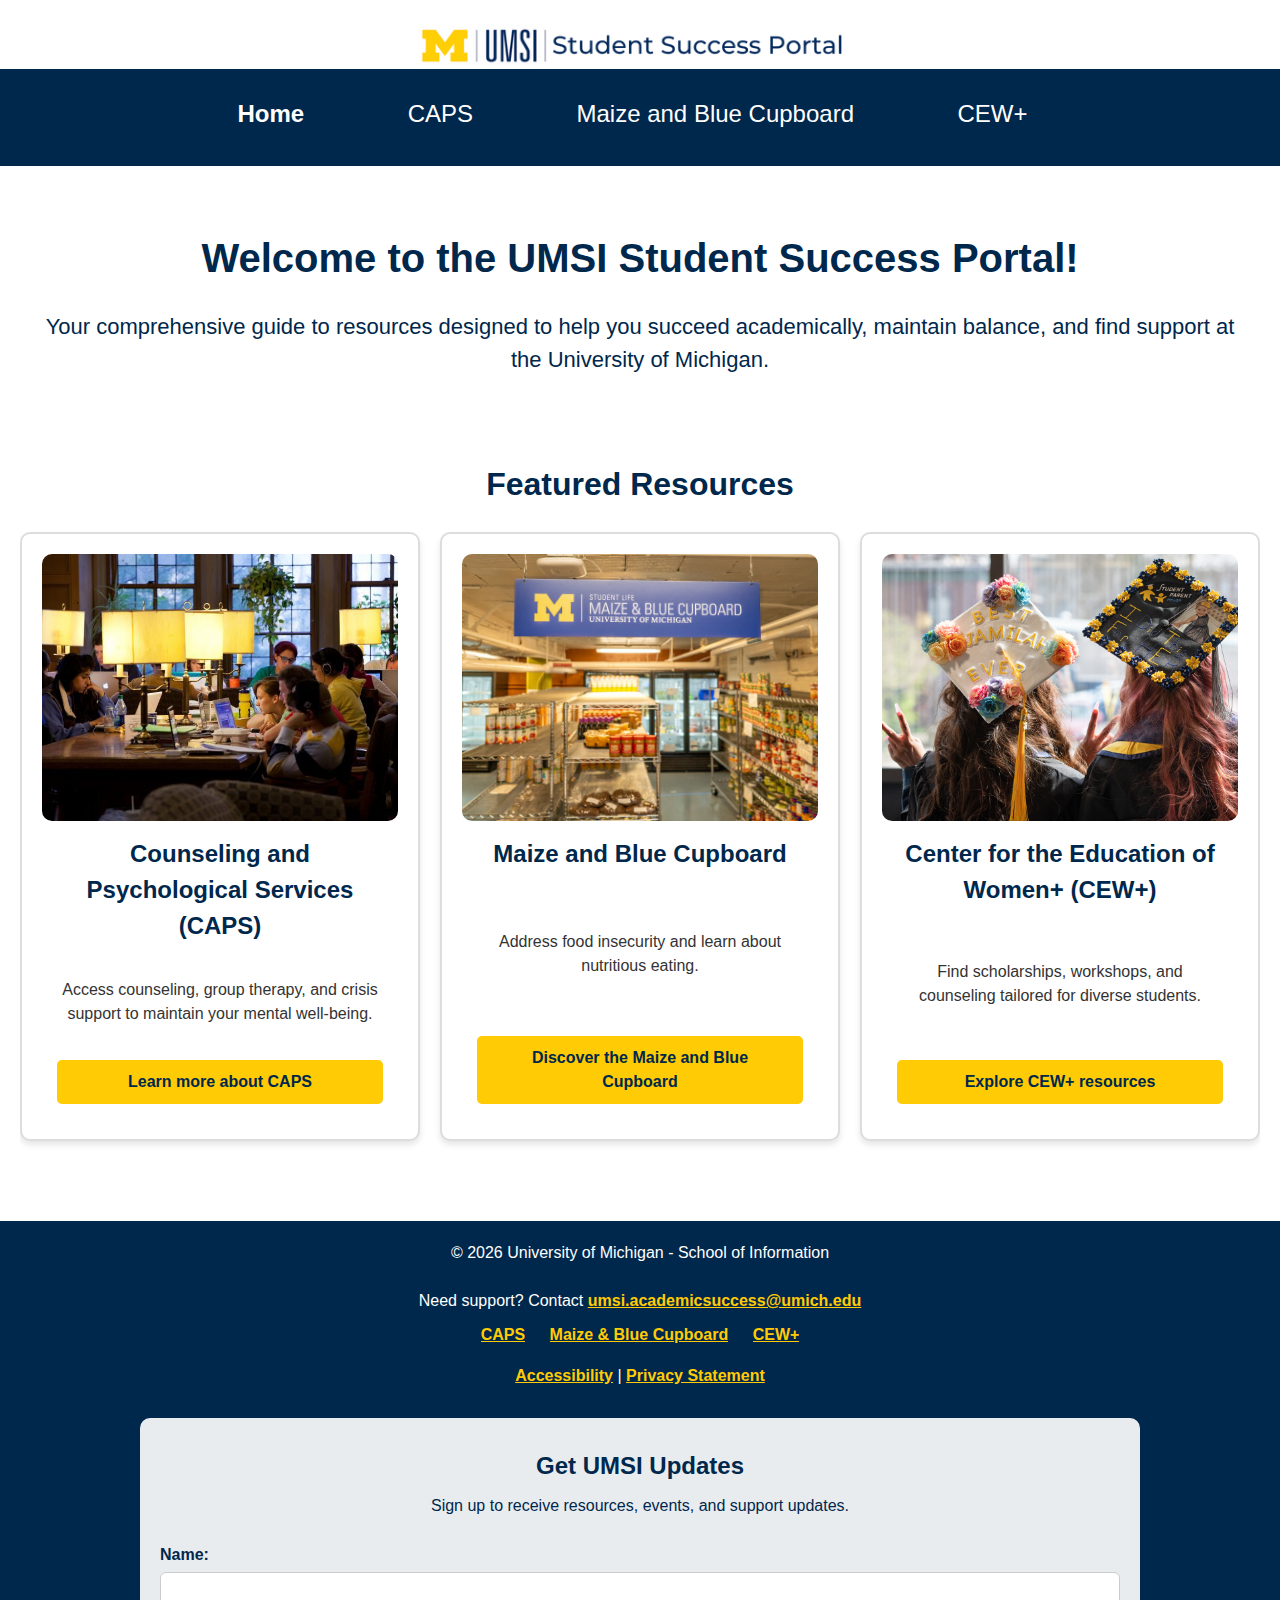
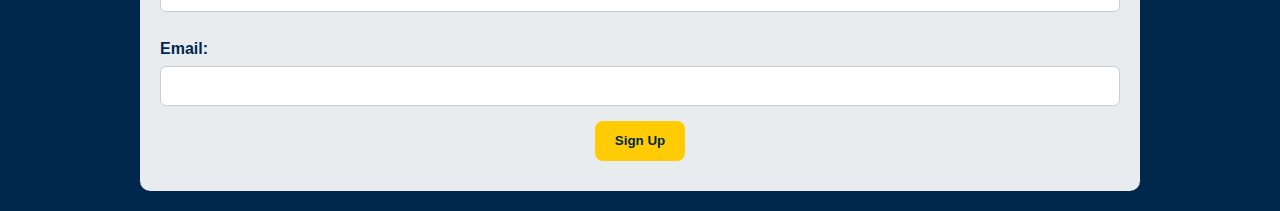
<file: index.html>
<!DOCTYPE html>
<html lang="en">
<head>
    <meta charset="UTF-8">
    <meta name="viewport" content="width=device-width, initial-scale=1.0">
    <meta name="description" content="UMSI Student Success Portal: Your comprehensive guide to resources designed to help you succeed academically, maintain balance, and find support at the University of Michigan.">
    <title>Welcome to the UMSI Student Success Portal!</title>
    <link rel="stylesheet" type="text/css" href="css/html5reset.css">
    <link rel="stylesheet" type="text/css" href="css/style.css">
</head>

<body>
    <header id="header" class="header">
        <a href = "#main" class="skip">Skip to Main Content</a>
        <br>
        <img src="images/ssp-logo.png" alt="UMSI Logo" class="logo">
        <nav class="header-nav" aria-label="Main Navigation">
            <ul>
                <li class="active"><a href = "index.html">Home</a></li>
                <li><a href = "caps.html">CAPS</a></li>
                <li><a href = "maize_and_blue.html">Maize and Blue Cupboard</a></li>
                <li><a href = "cew+.html">CEW+</a></li>
            </ul>
        </nav>
    </header>

    <main id="main">
        <section class="hero">
            <!-- <img src="images/student_backpack.jpg" alt="Student wearing a gray UMSI backback" width="400"> -->
            <div class="hero-text">
            <h1>Welcome to the UMSI Student Success Portal!</h1>
            <p>Your comprehensive guide to resources designed to help you succeed academically, maintain balance, and find support at the University of Michigan.</p>
            </div>
        </section>

        <br>

        <!-- Featured Resources Section -->

        <section class="featured-resources">
            <h2>Featured Resources</h2>
            <br>
            <div class="resource-grid">

                <article class="resource-card">
                    <img src="images/students_studying.jpeg" alt="Students studying in a great hall">
                    <div class="resource-content">
                        <h3>Counseling and Psychological Services (CAPS)</h3>
                        <br>
                        <p>Access counseling, group therapy, and crisis support to maintain your mental well-being.</p>
                        <br>
                        <a href="caps.html" class="learn-more">Learn more about CAPS</a>
                    </div>
                </article>

                <article class="resource-card">
                    <img src="images/mab.jpg" alt="Interior of Maize and Blue Cupboard"> 
                    <div class="resource-content">
                        <h3>Maize and Blue Cupboard</h3>
                        <br>
                        <p>Address food insecurity and learn about nutritious eating.</p>
                        <br>
                        <a href="maize_and_blue.html" class="learn-more"> Discover the Maize and Blue Cupboard</a>
                    </div>
                </article>

                <article class="resource-card">
                    <img src="images/cew+.png" alt="Two students wearing graduation caps">
                    <div class="resource-content">
                        <h3>Center for the Education of Women+ (CEW+)</h3>
                        <br>
                        <p>Find scholarships, workshops, and counseling tailored for diverse students.</p>
                        <br>
                        <a href="cew+.html" class="learn-more">Explore CEW+ resources</a>
                    </div>
                </article>
            </div>
            </section>

            <!-- <section>
                <img src="images/liberty_mural.jpg" alt="a mural in Downtown Ann Arbor" width="300">
                <h2> Life Outside the Classroom</h2>
                <p>Balance your academic life with engaging extracurricular activities, community involvement, and personal development opportunities.</p>

            <ul>
                <li><strong>Student Organizations:</strong> Connect with peers through clubs and organizations.</li>
                <li><strong>Career Services:</strong> Prepare for your future with expert guidance.</li>
                <li><strong>Housing and Dining:</strong> Access comfortable living and dining options.</li>
            </ul>
        </section> -->
    </main>
          
    <footer>
        <div class="footer-container">
            <p>&copy;  <span id="year"></span> University of Michigan - School of Information</p>
          <br>
          <p>Need support? Contact <a href="mailto:umsi.academicsuccess@umich.edu">umsi.academicsuccess@umich.edu</a></p>
          
          <nav id="footer-nav" class="footer-nav" aria-label="Footer Navigation">
              <a href="caps.html">CAPS</a>
              <a href="maize_and_blue.html">Maize & Blue Cupboard</a>
              <a href="cew+.html">CEW+</a>
          </nav>

          <p>
              <a href="https://accessibility.umich.edu/">Accessibility</a> |
              <a href="https://www.si.umich.edu/privacy-statement">Privacy Statement</a>
          </p>

          <!-- Challenge: Sign Up Form -->
          <section class="signup-form">
            <h3>Get UMSI Updates</h3>
            <p>Sign up to receive resources, events, and support updates.</p>

             <!-- Adding in the form elements -->
            <!-- Code adapted from Week 10 Lecture Slides -->
            <form action="https://formspree.io/f/mvgkvaav" method = "post">
                <fieldset> 
                    <label for="name">Name:</label>
                    <input type="text" id = "name" name="name" required><br>
                    <label for="email">Email:</label>
                    <input type="text" id = "email" name="email" required>
                    <br>
                    <button type="submit">Sign Up</button>
                </fieldset>
            </form> 
            
          </section>
        </div>
    </footer>

    <script>
        document.getElementById("year").innerHTML = new Date().getFullYear();
    </script>

</body>
</html>
</file>
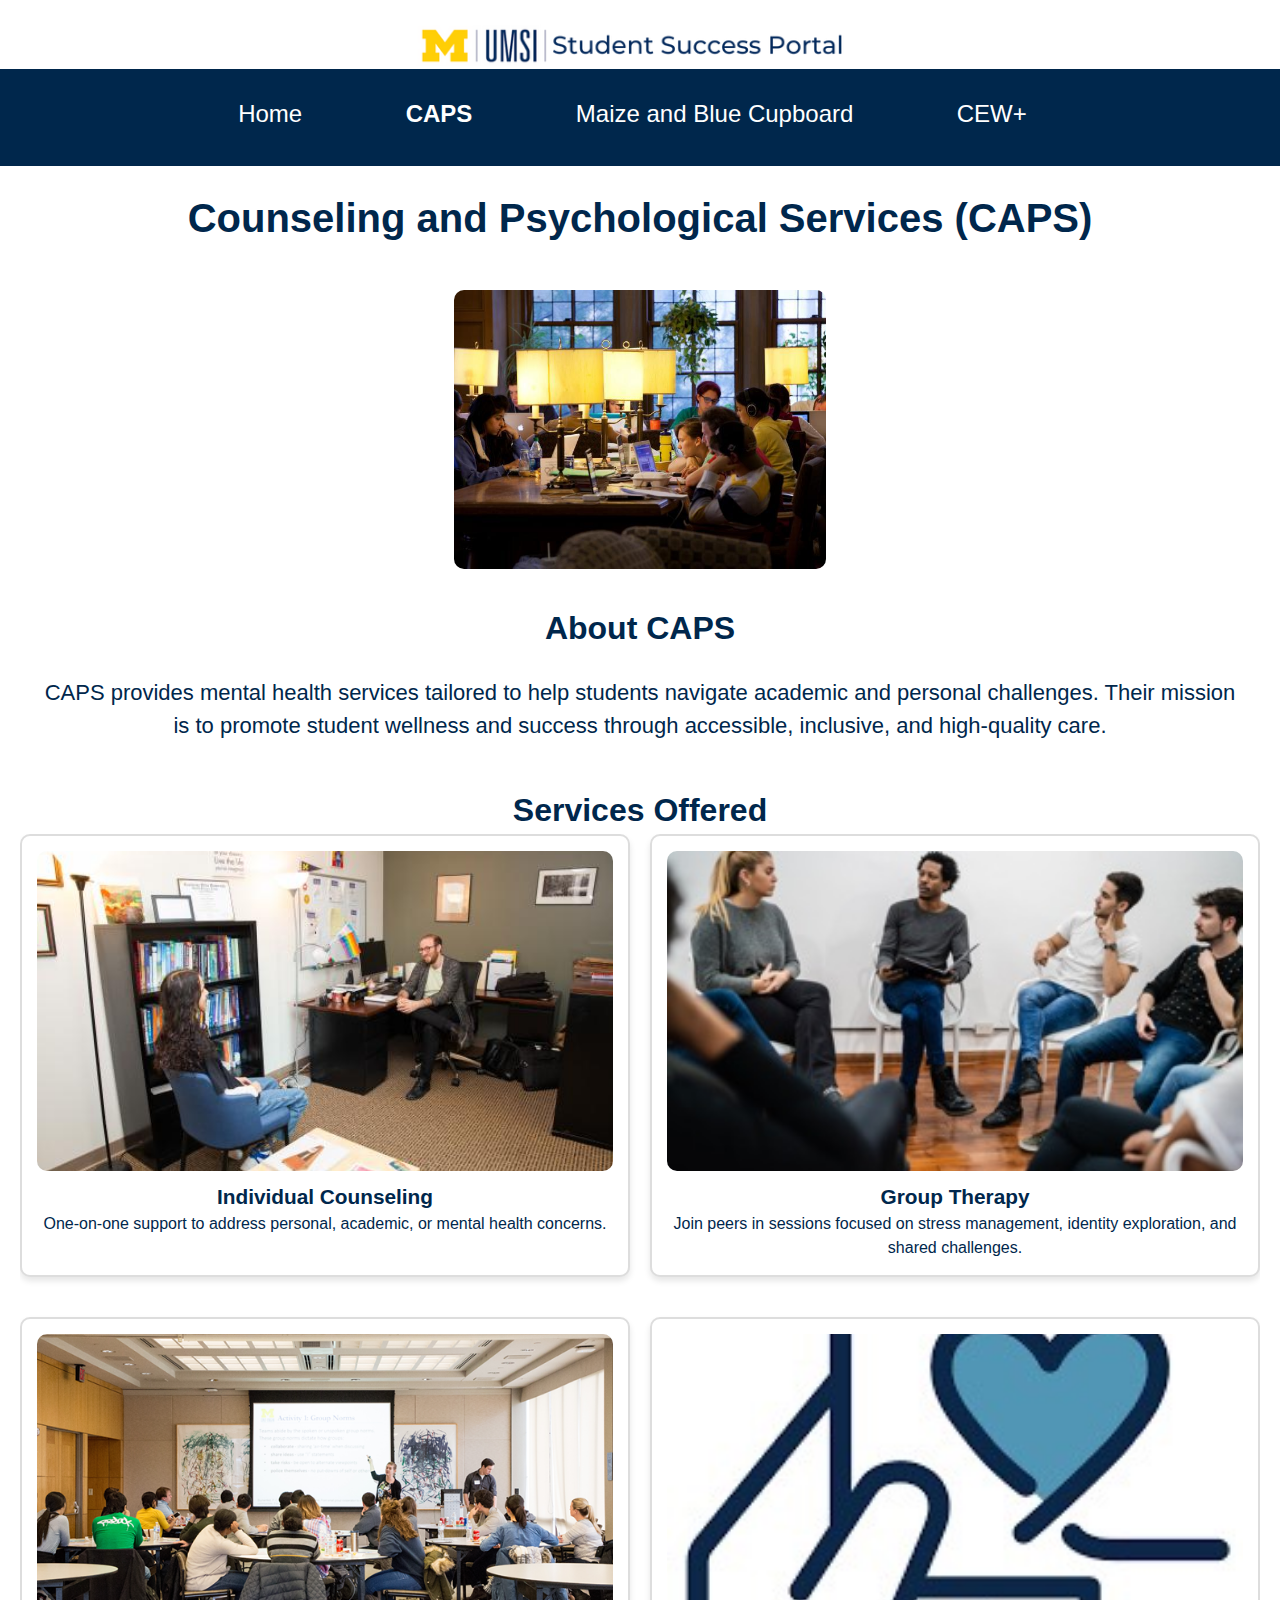
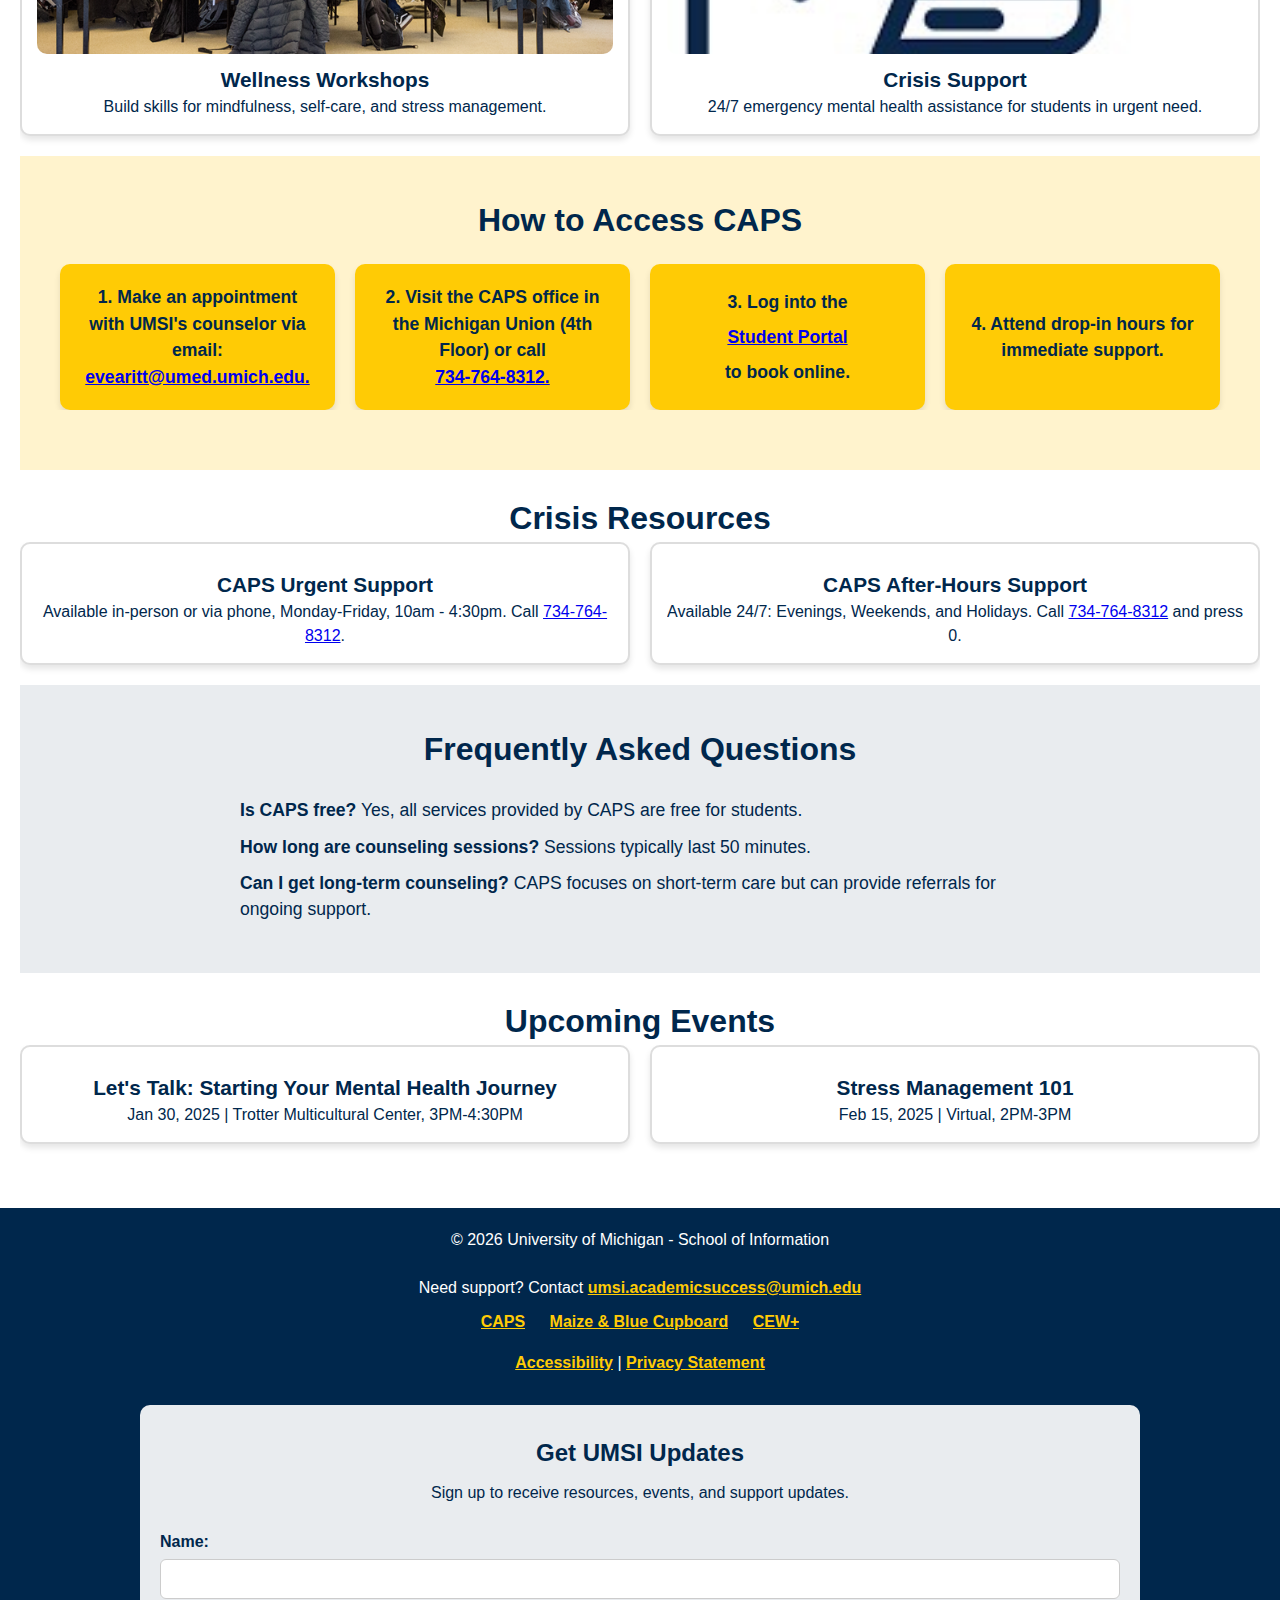
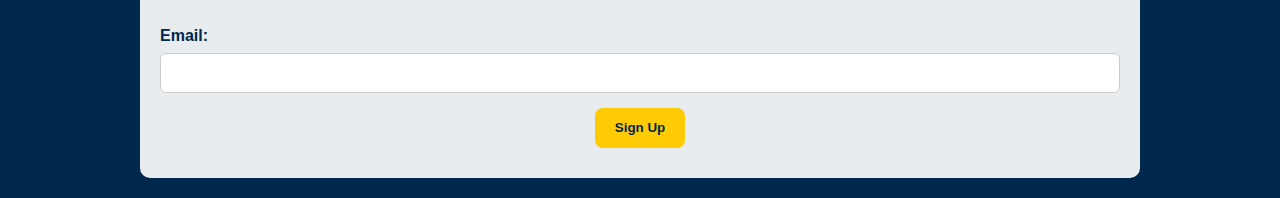
<file: caps.html>
<!DOCTYPE html>
<html lang="en">
<head>
    <meta charset="UTF-8">
    <meta name="viewport" content="width=device-width, initial-scale=1.0">
    <link rel="stylesheet" type="text/css" href="css/html5reset.css">
    <link rel="stylesheet" type="text/css" href="css/style.css">
    <title>Counseling and Psychological Services (CAPS)</title>
</head>

<body>
    <header id="header" class="header">
        <a href = "#main" class="skip">Skip to Main Content</a>
        <br>
        <img src="images/ssp-logo.png" alt="UMSI Logo" class="logo">
        <nav class="header-nav" aria-label="Main Navigation">
            <ul>
                <li ><a href = "index.html">Home</a></li>
                <li class="active"><a href = "caps.html">CAPS</a></li>
                <li ><a href = "maize_and_blue.html">Maize and Blue Cupboard</a></li>
                <li><a href = "cew+.html">CEW+</a></li>
            </ul>
        </nav>
        <h1>Counseling and Psychological Services (CAPS)</h1>
    </header>

    <main id="main">
    
        <section class="hero">
            <img src="images/students_studying.jpeg" alt="Students studying in a great hall">
            <div class="hero-text">
                <h2>About CAPS</h2>
                <br>
                <p>CAPS provides mental health services tailored to help students navigate academic and personal challenges. Their mission is to promote student wellness and success through accessible, inclusive, and high-quality care.</p>
            </div>
        </section>
        <br>
        
        <section class="services">
            <h2>Services Offered</h2>
            <div class="services-grid">
                <article class="service-item">
                    <img src="images/session.jpg" alt="Student in counseling session">
                    <h3>Individual Counseling</h3>
                    <p>One-on-one support to address personal, academic, or mental health concerns.</p>
                </article>

                <article class="service-item">
                    <img src="images/group_therapy_small.jpeg" alt="Students in a group therapy session">
                    <h3>Group Therapy</h3>
                    <p>Join peers in sessions focused on stress management, identity exploration, and shared challenges.</p>
                </article>

                <article class="service-item">
                    <img src="images/workshop.png" alt="Students and lecturer in a classroom setting">
                    <h3>Wellness Workshops</h3>
                    <p>Build skills for mindfulness, self-care, and stress management.</p>
                </article>

                <article class="service-item">
                    <img src="images/crisis_support_small.jpeg" alt="Illustrated hand holding phone with heart on the screen">
                    <h3>Crisis Support</h3>
                    <p>24/7 emergency mental health assistance for students in urgent need.</p>
                </article>
            </div>
        </section>

        <section class="how-to-use">
            <h2>How to Access CAPS</h2>
            <div class="how-to-use-grid">
                <div class="step-box">1. Make an appointment with UMSI's counselor via email: <a href="mailto:evearitt@umed.umich.edu">evearitt@umed.umich.edu.</a></div>
                <div class="step-box">2. Visit the CAPS office in the Michigan Union (4th Floor) or call <a href="tel:+1734-764-8312">734-764-8312.</a></div>
                <div class="step-box">3. Log into the <a href="https://caps.umich.edu/article/scheduling-appointment">Student Portal</a> to book online.</div>
                <div class="step-box">4. Attend drop-in hours for immediate support.</div>
            </div>
        </section>

        <!-- Crisis Resources Section -->
        <br>
        <section class="crisis-resources">
            <h2>Crisis Resources</h2>
            <div class="services-grid">
                <article class="service-item">
                    <h3>CAPS Urgent Support</h3>
                    <p>Available in-person or via phone, Monday-Friday, 10am - 4:30pm. Call <a href="tel:+1-734-764-8312">734-764-8312</a>.</p>
                </article>

                <article class="service-item">
                    <h3>CAPS After-Hours Support</h3>
                    <p>Available 24/7: Evenings, Weekends, and Holidays. Call <a href="tel:+1-734-764-8312">734-764-8312</a> and press 0.</p>
                </article>
            </div>
        </section>

        <section class="faq">
            <h2>Frequently Asked Questions</h2>
            <br>
            <ul>
                <li><strong>Is CAPS free?</strong> Yes, all services provided by CAPS are free for students.</li>
                <li><strong>How long are counseling sessions?</strong> Sessions typically last 50 minutes.</li>
                <li><strong>Can I get long-term counseling?</strong> CAPS focuses on short-term care but can provide referrals for ongoing support.</li>
            </ul>
        </section>
        <br>
        <section class="upcoming-events">
            <h2>Upcoming Events</h2>
            <div class="services-grid">
                <article class="service-item">
                <h3>Let's Talk: Starting Your Mental Health Journey</h3>
                <p> Jan 30, 2025 | Trotter Multicultural Center, 3PM-4:30PM</p>
                </article>

                <article class="service-item">
                    <h3>Stress Management 101</h3>
                    <p> Feb 15, 2025 | Virtual, 2PM-3PM</p>
                    </article>
            </div>
        </section>

    </main>
            <!-- Written content taken & modified from ChatGPT 4o with the prompt, "write me a webpage of content that adequately summarizes need-to-know information about U of M CAPS (Link: https://caps.umich.edu/). This content should be catered to graduate students seeking the site as a supportive resource.
            Open AI. (2025). ChatGPT 4o (January 24th version) [Large language model]. -->

    <br>
    <footer>
        <div class="footer-container">
            <p>&copy;  <span id="year"></span> University of Michigan - School of Information</p>
          <br>
          <p>Need support? Contact <a href="mailto:umsi.academicsuccess@umich.edu">umsi.academicsuccess@umich.edu</a></p>
          
          <nav id="footer-nav" class="footer-nav" aria-label="Footer Navigation">
              <a href="caps.html">CAPS</a>
              <a href="maize_and_blue.html">Maize & Blue Cupboard</a>
              <a href="cew+.html">CEW+</a>
          </nav>

          <p>
              <a href="https://accessibility.umich.edu/">Accessibility</a> |
              <a href="https://www.si.umich.edu/privacy-statement">Privacy Statement</a>
          </p>

          <!-- Challenge: Sign Up Form -->
          <section class="signup-form">
            <h3>Get UMSI Updates</h3>
            <p>Sign up to receive resources, events, and support updates.</p>

             <!-- Adding in the form elements -->
            <!-- Code adapted from Week 10 Lecture Slides -->
            <form action="https://formspree.io/f/mvgkvaav" method = "post">
                <fieldset> 
                    <label for="name">Name:</label>
                    <input type="text" id = "name" name="name" required><br>
                    <label for="email">Email:</label>
                    <input type="text" id = "email" name="email" required>
                    <br>
                    <button type="submit">Sign Up</button>
                </fieldset>
            </form> 
            
          </section>
        </div>
    </footer>


    <script>
        document.getElementById("year").innerHTML = new Date().getFullYear();
    </script>
</body>
</html>

   <!-- Written content taken & modified from ChatGPT 4o with the prompt, "write me a webpage of content that adequately summarizes need-to-know information about U of M's Maize and Blue Cupboard (Link: mbc.studentlife.umich.edu/). This content should be catered to graduate students seeking the site as a supportive resource.
    Open AI. (2025). ChatGPT 4o (January 24th version) [Large language model]. -->
</file>
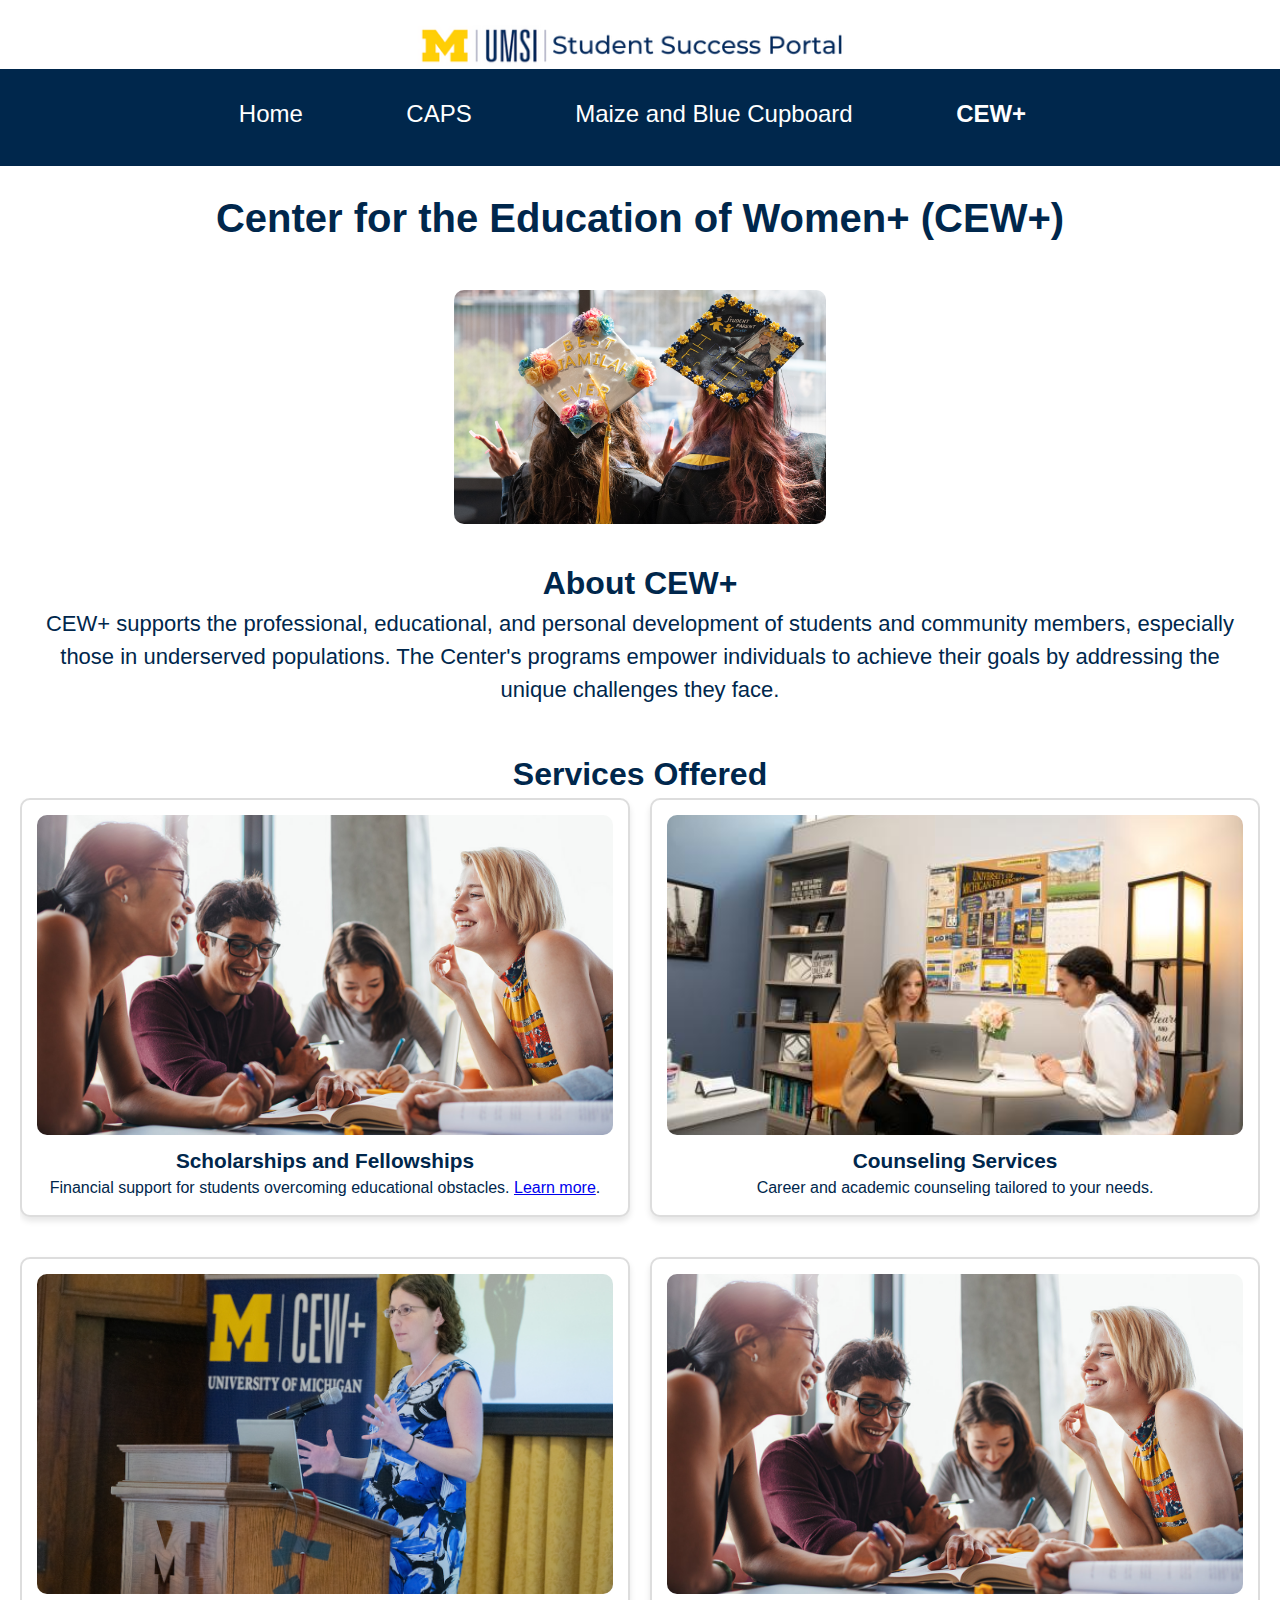
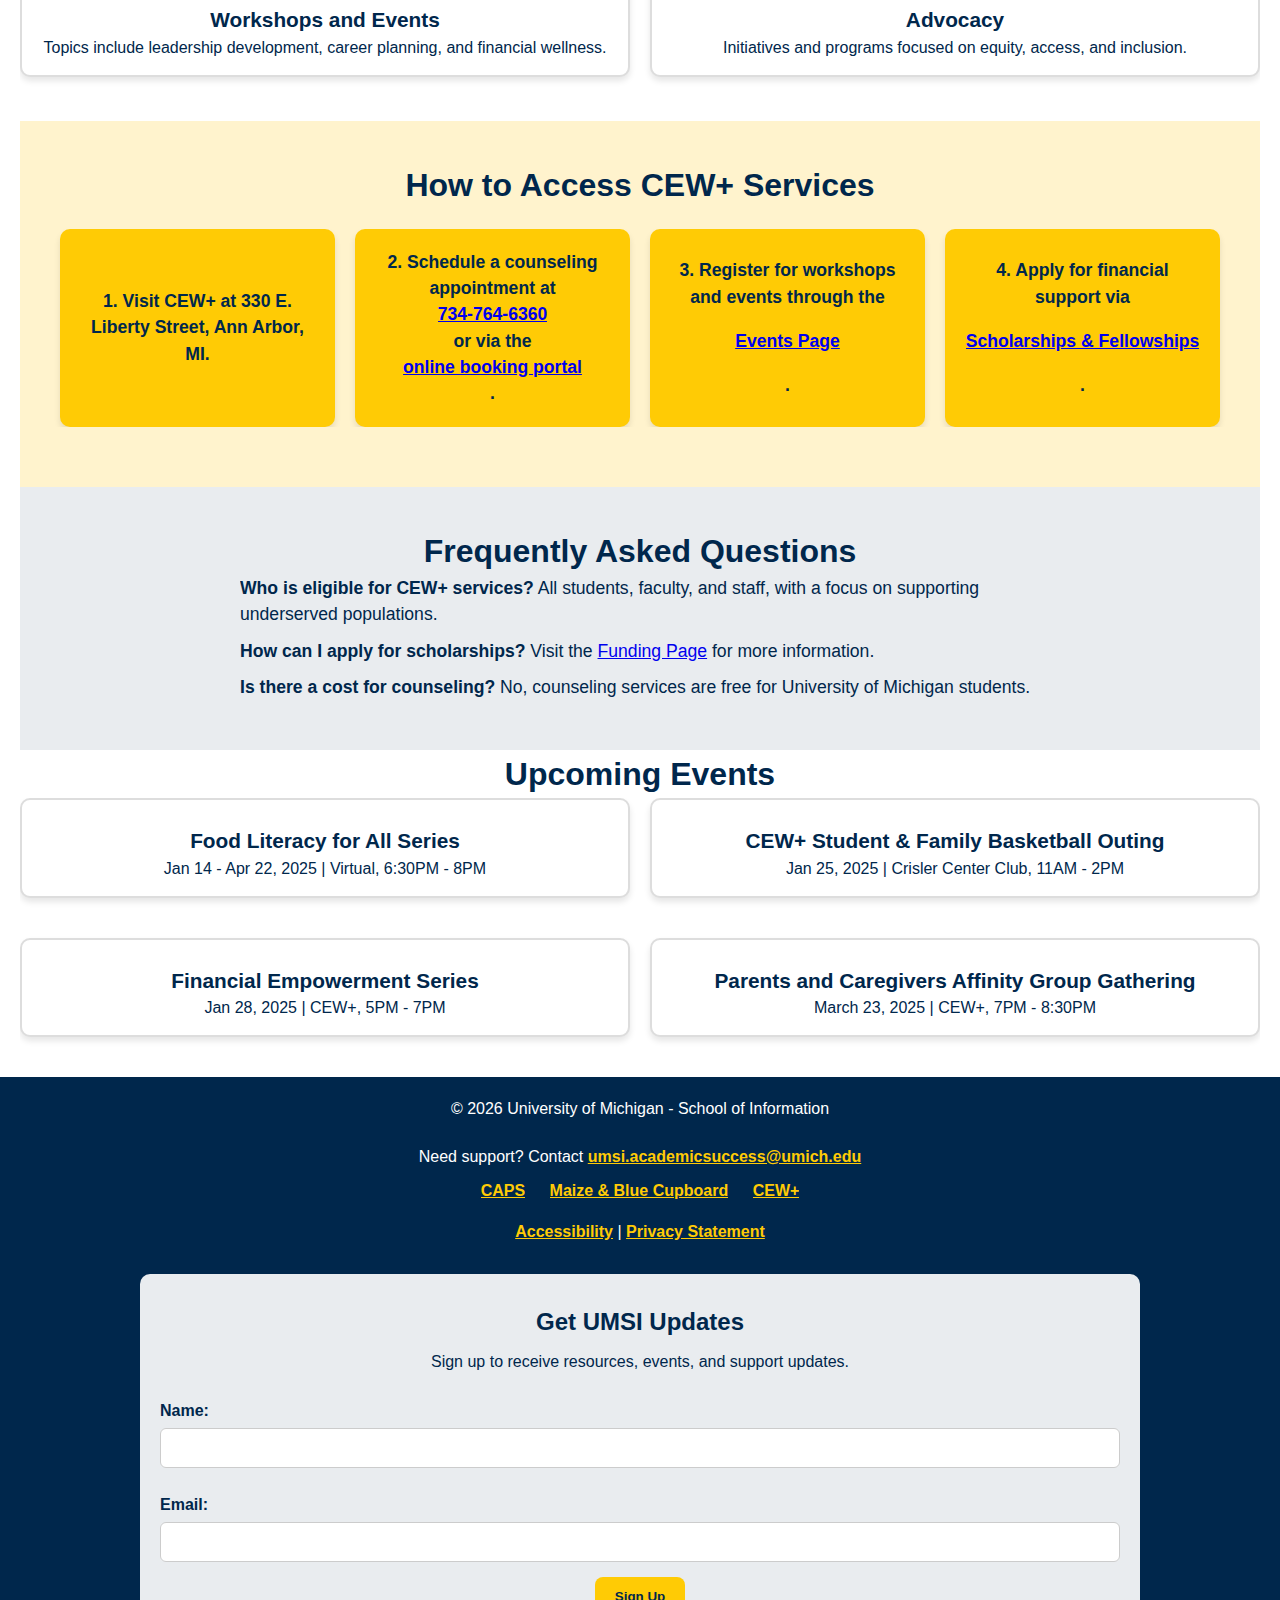
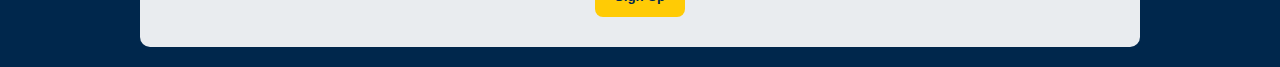
<file: cew+.html>
<!DOCTYPE html>
<html lang="en">
<head>
    <meta charset="UTF-8">
    <meta name="viewport" content="width=device-width, initial-scale=1.0">
    <link rel="stylesheet" type="text/css" href="css/html5reset.css">
    <link rel="stylesheet" type="text/css" href="css/style.css">
    <title>Center for the Education of Women+ (CEW+)</title>
</head>

<body>
  <header id="header" class="header">
    <a href = "#main" class="skip">Skip to Main Content</a>
    <br>
    <img src="images/ssp-logo.png" alt="UMSI Logo" class="logo">
    <nav class="header-nav" aria-label="Main Navigation">
            <ul>
                <li><a href = "index.html">Home</a></li>
                <li><a href = "caps.html">CAPS</a></li>
                <li><a href = "maize_and_blue.html">Maize and Blue Cupboard</a></li>
                <li class="active"><a href = "cew+.html">CEW+</a></li>
            </ul>
        </nav>
        <h1>Center for the Education of Women+ (CEW+)</h1>
    </header>

    <main id="main">
        <section class="hero">
        <img src="images/cew+.png" alt="Two students wearing graduation caps">
        <div class="hero-text">
          <h2>About CEW+</h2>
          <p>CEW+ supports the professional, educational, and personal development of students and community members, especially those in underserved populations. The Center's programs empower individuals to achieve their goals by addressing the unique challenges they face.</p>
      </div>
    </section>

    <br>

    <section class="services">
      <h2>Services Offered</h2>
      <div class="services-grid">
          <article class="service-item">
              <img src="images/students_at_table.jpg" alt="4 students at a table, smiling">
              <h3>Scholarships and Fellowships</h3>
              <p>Financial support for students overcoming educational obstacles. <a href="https://www.cew.umich.edu/funding">Learn more</a>.</p>
          </article>

          <article class="service-item">
              <img src="images/advising.jpg" alt="Two people at a table with a laptop">
              <h3>Counseling Services</h3>
              <p>Career and academic counseling tailored to your needs.</p>
          </article>

          <article class="service-item">
              <img src="images/cew+_event.jpg" alt="A speaker in front of a podium">
              <h3>Workshops and Events</h3>
              <p>Topics include leadership development, career planning, and financial wellness.</p>
          </article>

          <article class="service-item">
              <img src="images/students_at_table.jpg" alt="Four students at a table, smiling">
              <h3>Advocacy</h3>
              <p>Initiatives and programs focused on equity, access, and inclusion.</p>
          </article>
      </div>
  </section>
  <br>

  <section class="how-to-use">
    <h2>How to Access CEW+ Services</h2>
    <div class="how-to-use-grid">
        <div class="step-box">1. Visit CEW+ at 330 E. Liberty Street, Ann Arbor, MI.</div>
        <div class="step-box">2. Schedule a counseling appointment at <a href="tel:+1734-764-6360">734-764-6360</a> or via the <a href="https://www.cew.umich.edu/counseling">online booking portal</a>.</div>
        <div class="step-box">3. Register for workshops and events through the <a href="https://www.cew.umich.edu/events">Events Page</a>.</div>
        <div class="step-box">4. Apply for financial support via <a href="https://www.cew.umich.edu/funding">Scholarships & Fellowships</a>.</div>
    </div>
</section>

          <section class="faq">
            <h2>Frequently Asked Questions</h2>
            <ul>
              <li><strong>Who is eligible for CEW+ services?</strong> All students, faculty, and staff, with a focus on supporting underserved populations.</li>
              <li><strong>How can I apply for scholarships?</strong> Visit the <a href="https://www.cew.umich.edu/funding" target="_blank">Funding Page</a> for more information.</li>
              <li><strong>Is there a cost for counseling?</strong> No, counseling services are free for University of Michigan students.</li>
            </ul>
          </section>

          <section class="upcoming-events">
            <h2>Upcoming Events</h2>
            <div class="services-grid">
                <article class="service-item">
                    <h3>Food Literacy for All Series</h3>
                    <p>Jan 14 - Apr 22, 2025 | Virtual, 6:30PM - 8PM</p>
                </article>
    
                <article class="service-item">
                    <h3>CEW+ Student & Family Basketball Outing</h3>
                    <p>Jan 25, 2025 | Crisler Center Club, 11AM - 2PM</p>
                </article>
    
                <article class="service-item">
                    <h3>Financial Empowerment Series</h3>
                    <p>Jan 28, 2025 | CEW+, 5PM - 7PM</p>
                </article>

                <article class="service-item">
                    <h3>Parents and Caregivers Affinity Group Gathering</h3>
                    <p>March 23, 2025 | CEW+, 7PM - 8:30PM</p>
                </article>
            </div>
        </section>
    </main>

    <footer>
        <div class="footer-container">
            <p>&copy;  <span id="year"></span> University of Michigan - School of Information</p>
          <br>
          <p>Need support? Contact <a href="mailto:umsi.academicsuccess@umich.edu">umsi.academicsuccess@umich.edu</a></p>
          
          <nav id="footer-nav" class="footer-nav" aria-label="Footer Navigation">
              <a href="caps.html">CAPS</a>
              <a href="maize_and_blue.html">Maize & Blue Cupboard</a>
              <a href="cew+.html">CEW+</a>
          </nav>

          <p>
              <a href="https://accessibility.umich.edu/">Accessibility</a> |
              <a href="https://www.si.umich.edu/privacy-statement">Privacy Statement</a>
          </p>

          <!-- Challenge: Sign Up Form -->
          <section class="signup-form">
            <h3>Get UMSI Updates</h3>
            <p>Sign up to receive resources, events, and support updates.</p>

             <!-- Adding in the form elements -->
            <!-- Code adapted from Week 10 Lecture Slides -->
            <form action="https://formspree.io/f/mvgkvaav" method = "post">
                <fieldset> 
                    <label for="name">Name:</label>
                    <input type="text" id = "name" name="name" required><br>
                    <label for="email">Email:</label>
                    <input type="text" id = "email" name="email" required>
                    <br>
                    <button type="submit">Sign Up</button>
                </fieldset>
            </form> 
            
          </section>
        </div>
    </footer>


    <script>
        document.getElementById("year").innerHTML = new Date().getFullYear();
    </script>
</body>
</html>
  <!-- Written content taken & modified from ChatGPT 4o with the prompt, "write me a webpage of content that adequately summarizes need-to-know information about U of M CEW+ (Link: cew.umich.edu/). This content should be catered to graduate students seeking the site as a supportive resource.
    Open AI. (2025). ChatGPT 4o (January 24th version) [Large language model]. -->
</file>
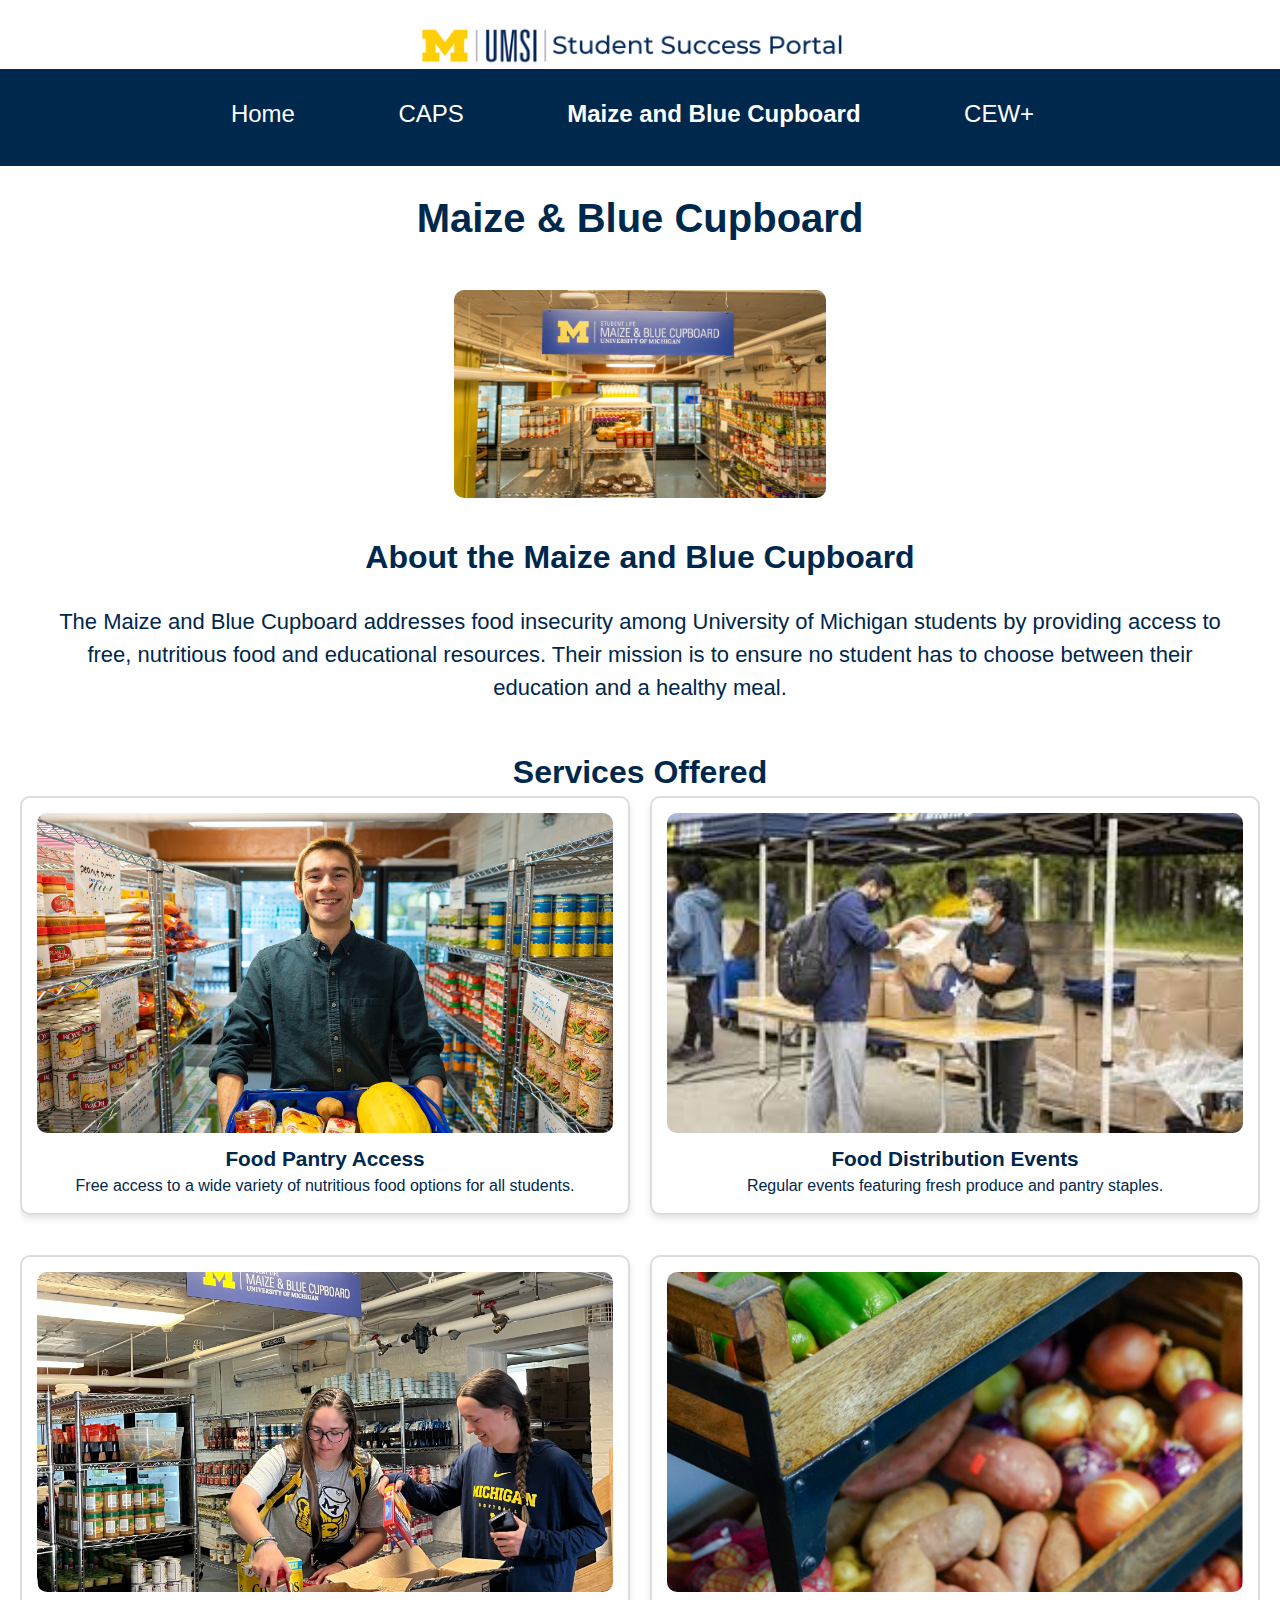
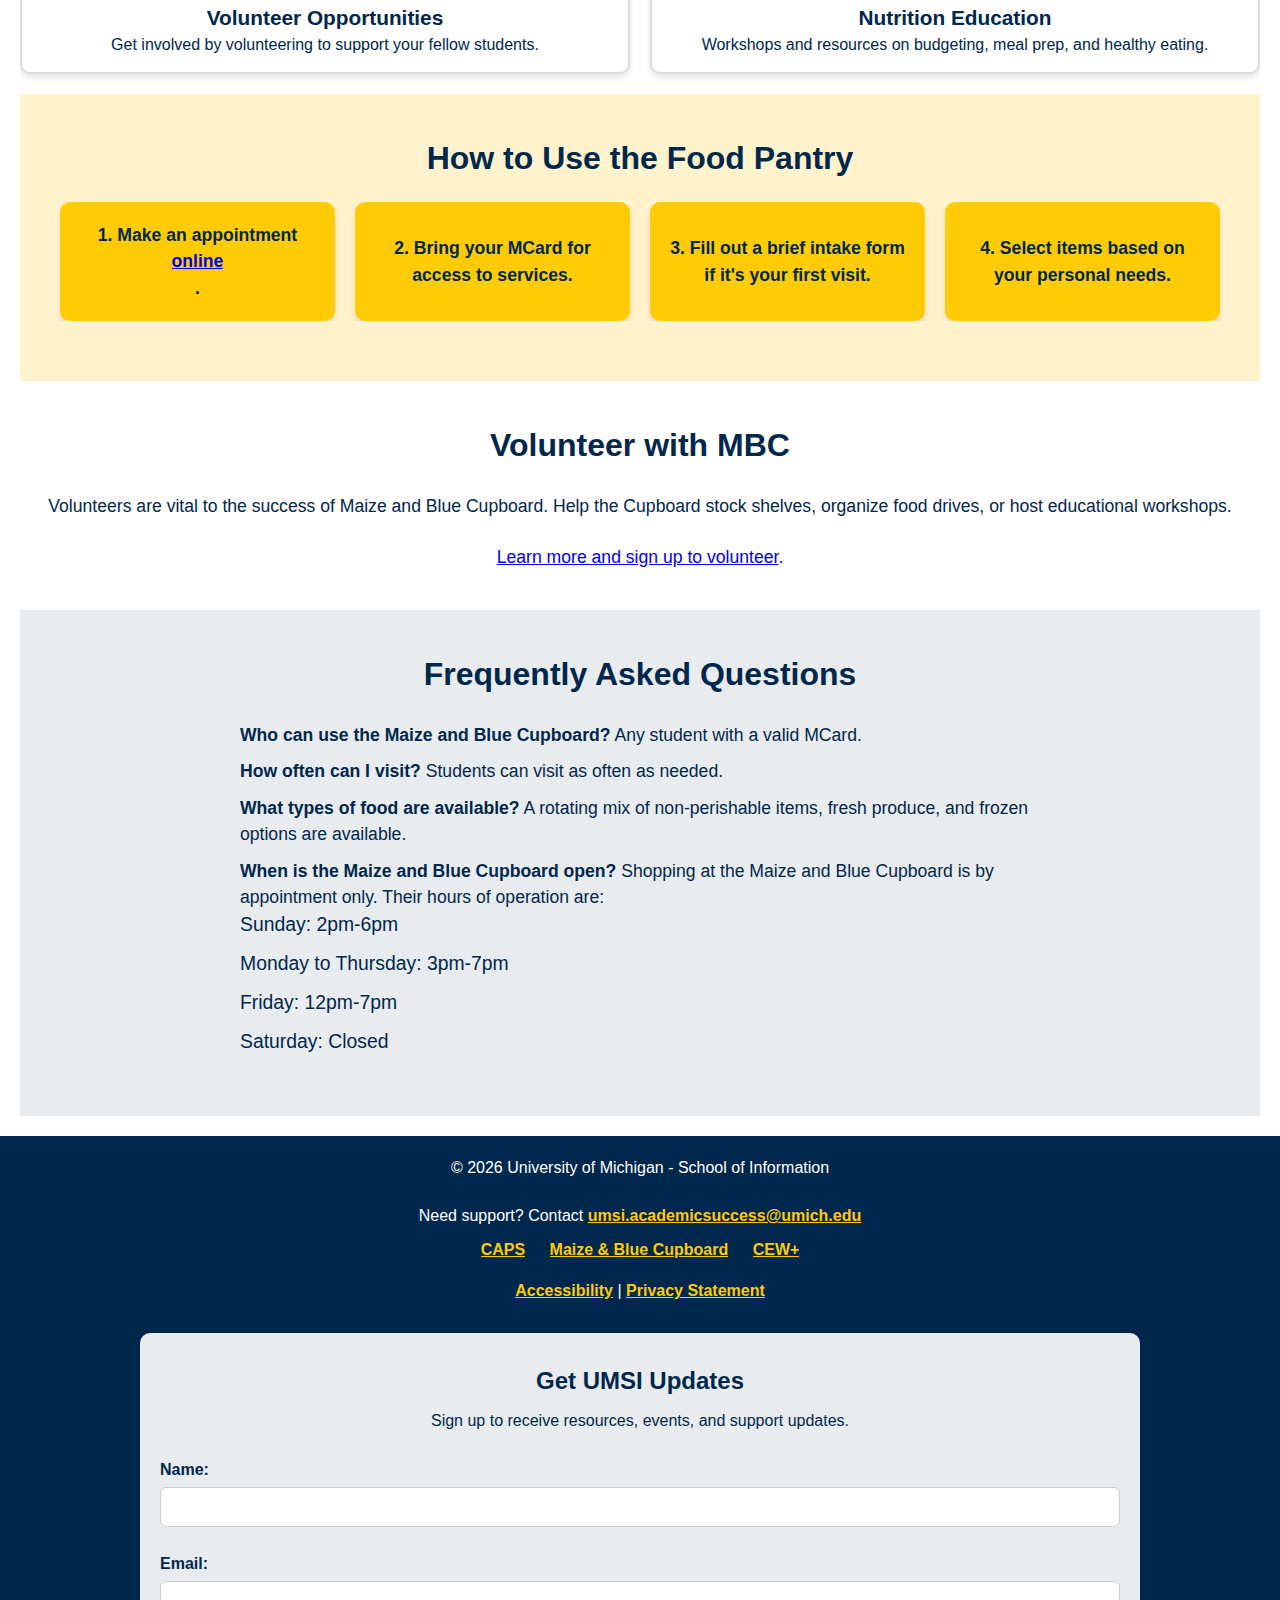
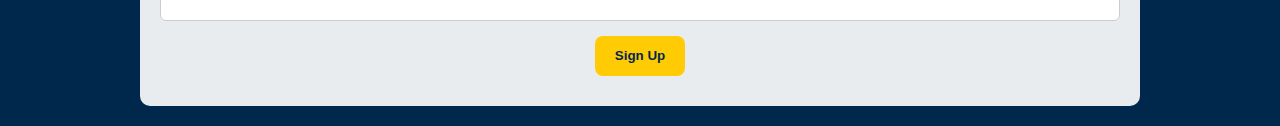
<file: maize_and_blue.html>
<!DOCTYPE html>
<html lang="en">
<head>
    <meta charset="UTF-8">
    <meta name="viewport" content="width=device-width, initial-scale=1.0">
    <link rel="stylesheet" type="text/css" href="css/html5reset.css">
    <link rel="stylesheet" type="text/css" href="css/style.css">
    <title>Maize & Blue Cupboard</title>
</head>

<body>

    <header id="header" class="header">
        <a href = "#main" class="skip">Skip to Main Content</a>
        <br>
        <img src="images/ssp-logo.png" alt="UMSI Logo" class="logo">
        <nav class="header-nav" aria-label="Main Navigation">
            <ul>
                <li ><a href = "index.html">Home</a></li>
                <li><a href = "caps.html">CAPS</a></li>
                <li class="active"><a href = "maize_and_blue.html">Maize and Blue Cupboard</a></li>
                <li><a href = "cew+.html">CEW+</a></li>
            </ul>
        </nav>
        <h1>Maize & Blue Cupboard</h1>
    </header>

    <main id="main">
        <section class="hero">
            <img src="images/mab.jpg" alt="Interior of Maize and Blue Cupboard">
            <div class="hero-text">
            <h2>About the Maize and Blue Cupboard</h2>
            <br>
            <p> The Maize and Blue Cupboard addresses food insecurity among University of Michigan students by providing access to free, nutritious food and educational resources. Their mission is to ensure no student has to choose between their education and a healthy meal.</p>
        </div>
        </section>
<br>
        <section class="services">
            <h2>Services Offered</h2>
            <div class="services-grid">
                <article class="service-item">
                    <img src="images/student_shopper.jpg" alt="Student shopping at the Cupboard">
                    <h3>Food Pantry Access</h3>
                    <p>Free access to a wide variety of nutritious food options for all students.</p>
                </article>

                <article class="service-item">
                    <img src="images/mab_distro.jpeg" alt="Food distribution event">
                    <h3>Food Distribution Events</h3>
                    <p>Regular events featuring fresh produce and pantry staples.</p>
                </article>

                <article class="service-item">
                    <img src="images/volunteers.jpg" alt="Two volunteers unpacking boxes">
                    <h3>Volunteer Opportunities</h3>
                    <p>Get involved by volunteering to support your fellow students.</p>
                </article>

                <article class="service-item">
                    <img src="images/vegetables.png" alt="Vegetable assortment">
                    <h3>Nutrition Education</h3>
                    <p>Workshops and resources on budgeting, meal prep, and healthy eating.</p>
                </article>
            </div>
        </section>

        
        <section class="how-to-use">
            <h2>How to Use the Food Pantry</h2>
            <div class="how-to-use-grid">
                <div class="step-box">1. Make an appointment <a href="https://calendly.com/mbcappointments/mbc-shopping-appointments?month=2023-10">online</a>.</div>
                <div class="step-box">2. Bring your MCard for access to services.</div>
                <div class="step-box">3. Fill out a brief intake form if it's your first visit.</div>
                <div class="step-box">4. Select items based on your personal needs.</div>
            </div>
        </section>
        
          <section class="volunteer">
            <h2>Volunteer with MBC</h2>
            <br>
            <p>Volunteers are vital to the success of Maize and Blue Cupboard. Help the Cupboard stock shelves, organize food drives, or host educational workshops.</p>
            <br>
            <p><a href="https://mbc.studentlife.umich.edu/volunteer" target="Volunteer at the Maize and Blue Cupboard">Learn more and sign up to volunteer</a>.</p>
          </section>
        
          <section class="faq">
            <h2>Frequently Asked Questions</h2>
            <br>
            <ul>
              <li><strong>Who can use the Maize and Blue Cupboard?</strong> Any student with a valid MCard.</li>
              <li><strong>How often can I visit?</strong> Students can visit as often as needed.</li>
              <li><strong>What types of food are available?</strong> A rotating mix of non-perishable items, fresh produce, and frozen options are available.</li>
              <li><strong>When is the Maize and Blue Cupboard open?</strong> Shopping at the Maize and Blue Cupboard is by appointment only. Their hours of operation are:
                <ul>
                <li>Sunday: 2pm-6pm</li>
                <li>Monday to Thursday: 3pm-7pm</li>
                <li>Friday: 12pm-7pm</li>
                <li>Saturday: Closed</li>
                </ul>
            </ul>
            </section>
    </main>
 
    <footer>
        <div class="footer-container">
            <p>&copy;  <span id="year"></span> University of Michigan - School of Information</p>
          <br>
          <p>Need support? Contact <a href="mailto:umsi.academicsuccess@umich.edu">umsi.academicsuccess@umich.edu</a></p>
          
          <nav id="footer-nav" class="footer-nav" aria-label="Footer Navigation">
              <a href="caps.html">CAPS</a>
              <a href="maize_and_blue.html">Maize & Blue Cupboard</a>
              <a href="cew+.html">CEW+</a>
          </nav>

          <p>
              <a href="https://accessibility.umich.edu/">Accessibility</a> |
              <a href="https://www.si.umich.edu/privacy-statement">Privacy Statement</a>
          </p>

          <!-- Challenge: Sign Up Form -->
          <section class="signup-form">
            <h3>Get UMSI Updates</h3>
            <p>Sign up to receive resources, events, and support updates.</p>

             <!-- Adding in the form elements -->
            <!-- Code adapted from Week 10 Lecture Slides -->
            <form action="https://formspree.io/f/mvgkvaav" method = "post">
                <fieldset> 
                    <label for="name">Name:</label>
                    <input type="text" id = "name" name="name" required><br>
                    <label for="email">Email:</label>
                    <input type="text" id = "email" name="email" required>
                    <br>
                    <button type="submit">Sign Up</button>
                </fieldset>
            </form> 
            
          </section>
        </div>
    </footer>


    <script>
        document.getElementById("year").innerHTML = new Date().getFullYear();
    </script>
</body>
</html>

   <!-- Written content taken & modified from ChatGPT 4o with the prompt, "write me a webpage of content that adequately summarizes need-to-know information about U of M's Maize and Blue Cupboard (Link: mbc.studentlife.umich.edu/). This content should be catered to graduate students seeking the site as a supportive resource.
    Open AI. (2025). ChatGPT 4o (January 24th version) [Large language model]. -->
</file>
<file: css/style.css>
/* Skip Link Styling */
.skip {
    position: absolute;
    top: -50px;
}

.skip:focus {
    position: relative;
    top: 20px;
    background: yellow;
    border: blue;
}

/* Logo Styling */
.logo {
    display: block;
    margin: 0 auto;
    width: auto;
}

/* Master Styling */
* {
    text-wrap: wrap;
    font-family: Verdana, Geneva, Tahoma, sans-serif;
    line-height: 1.5;
    overflow: auto;
}

/* Body Styling */
body {
    font-family: Verdana, Geneva, Tahoma, sans-serif;
    background-color: white;
    color: #00274C;
    margin: 0;
    padding: 0;
}

/* Headers */
h1, h2, h3 {
    font-family: 'Gotham Narrow', sans-serif;
    text-align: center;
    font-weight: bold;
    color: #00274C;
}

h1 {
    font-size: 2.5em;
    padding: 22px;
}

h2 {
    font-size: 2em;
}

h3 {
    font-size: 1.5em;
}

/* Nav Bar */
.header nav {
    background-color: #00274C;
    padding: 15px 0;
    text-align: center;
}

.header nav ul {
    list-style: none;
    padding: 0;
}

.header nav ul li {
    display: inline-block;
    margin-right: 15px;
    padding: 12px 22px;
}

.header nav ul li a {
    padding: 12px 20px;
    color: white;
    text-decoration: none;
    font-size: 1.5em;
    border-radius: 5px;
}

.header nav ul li a:hover, nav ul li a:focus {
    background-color: #FFCB05;
    text-decoration: underline;
    color: #00274C;
}

.active {
    font-weight: bolder;
    text-decoration: underline;
    border-radius: 5px;
}

main {
    padding: 20px;
}

article {
    padding: 15px;
    border: 1px solid #ddd;
    margin-bottom: 20px;
}

/* Home Page */

.hero-text {
    display: grid;
    place-items: center;
    text-align: center;
    padding: 20px;
    height: 100%;
  }


.hero-text p {
    font-size: 22px;
    text-align: center;
    align-self: center;
    margin: auto;
}

.hero img {
    display: block;
    margin: 0 auto;
    width: auto;
    height: auto;
    /* justify-content: stretch; */
    border-radius: 10px;
    margin-bottom: 15px;
}

.featured-resources {
    text-align: center;
    margin: 40px auto;
    width: 100%;
}

.resource-grid {
    display: grid;
    grid-template-columns: 1fr;
    gap: 20px;
    justify-items: center;
    align-items: stretch;
}

.resource-card {
    display: flex;
    flex-direction: column;
    height: 100%;
    background-color: white;
    border: 2px solid #ddd;
    border-radius: 10px;
    padding: 20px;
    box-shadow: 0 4px 6px rgba(0, 0, 0, 0.1);
    text-align: center;
    width: auto;
    height: auto;
    justify-content: space-between;
    transition: transform 0.2s ease-in-out;
}

.resource-card:hover {
    transform: translateY(-5px);
}

.resource-card img {
    width: 100%;
    aspect-ratio: 4 / 3;
    object-fit: cover;
    border-radius: 10px;
    display: block;
    align-self: center;
}

.resource-content {
    flex-grow: 1;
    display: flex;
    flex-direction: column;
    justify-content: space-between;
    padding: 15px;
}

.resource-card h3 {
    font-size: 1.5em;
    color: #00274C; /* Michigan Blue */
    margin-bottom: 10px;
}

.resource-card p {
    font-size: 1em;
    color: #333;
}
.learn-more {
    display: inline-block;
    margin-top: 10px;
    padding: 10px 15px;
    background-color: #FFCB05; /* UMich Maize */
    color: #00274C;
    text-decoration: none;
    font-weight: bold;
    border-radius: 5px;
    transition: background 0.3s ease;
}

.learn-more:hover {
    background-color: #FFC107;
    text-decoration: underline;
}

/* Services Grid: All Pages*/
.services-grid {
    display: grid;
    grid-template-columns: 1fr 1fr;
    gap: 20px;
    justify-items: center;
    margin: auto;
}

.service-item {
    background-color: white;
    border: 2px solid #ddd;
    border-radius: 10px;
    padding: 15px;
    box-shadow: 0 4px 6px rgba(0, 0, 0, 0.1);
    text-align: center;
    width: 100%;
    transition: transform 0.2s ease-in-out;
}

.service-item:hover {
    transform: translateY(-5px);
}

.service-item img {
    width: 100%;
    height: 20em;
    object-fit: cover;
    border-radius: 10px;
    display: block;
}

.service-item h3 {
    font-size: 1.3em;
    color: #00274C;
    margin-top: 10px;
}

/* How to Use: All Pages */
.how-to-use {
    padding: 40px 20px;
    text-align: center;
    background-color: #FFF3CD;
}

.how-to-use-grid {
    display: grid;
    grid-template-columns: 50% 50%;
    gap: 20px;
    margin: 0 auto;
    padding: 0 20px;
    overflow: hidden;
    margin: 20px auto;
}

/* Individual Step Box */
.step-box {
    background-color: #FFCB05; 
    color: #00274C;
    padding: 20px;
    border-radius: 10px;
    text-align: center;
    font-size: 1.1em;
    font-weight: bold;
    box-shadow: 0 4px 6px rgba(0, 0, 0, 0.1);
    display: grid;
    place-items: center;
    height: 100%;
    word-wrap: break-word;
}

/* FAQ: All Pages */
.faq {
    padding: 40px 20px;
    text-align: center;
    background-color: #E9ECEF;
}

.faq ul {
    margin: 0 auto;
    text-align: center;
    font-size: 1.1em;
    line-height: 1.6;
}

.faq ul li {
    margin-bottom: 10px;
    font-size: 1em;
}

/* Volunteer: M&B */
.volunteer {
    /* background-color: #FFF3CD; */
    padding: 40px 20px;
    text-align: center;
}

.volunteer p {
    margin: 0 auto;
    font-size: 1.1em;
}

/* CAPS Specific Styling */
.upcoming-events ul li {
    text-align: center;
    line-height: 2;
}

/* Footer */
footer {
    background-color: #00274C; /* Michigan Blue */
    color: white;
    text-align: center;
    padding: 20px;
    font-size: 1em;
}

.footer-container {
    max-width: 1000px;
    margin: 0 auto;
}

footer a {
    color: #FFCB05; 
    text-decoration: underline;
    font-weight: bold;
}

footer a:hover {
    text-decoration: underline;
}

/* Footer Navigation */
.footer-nav {
    margin: 10px 0;
}

.footer-nav a {
    margin: 0 10px;
    display: inline-block;
}

a {
    text-decoration: underline;
}


/* 404 Styling */

.not-found p {
    text-align: center;
}

.button {
    background-color: #FFCB05;
    color: #00274C;
    border: 2px solid #00274C;
    padding: 15px 30px;
    text-align: center;
    text-decoration: none;
    display: block;
    font-size: 1.1em;
    font-weight: bold;
    border-radius: 8px;
    margin: 30px auto;
    transition: background-color 0.3s ease, transform 0.2s ease;
    width: auto;
    box-shadow: 0 4px 6px rgba(0, 0, 0, 0.1);
}

.button:hover {
    background-color: #FFC107;
    color: #00274C;
    transform: translateY(-2px);
    text-decoration: underline;
}

.square-container {
    width: 350px;
    height: 350px;
    overflow: hidden;
    top: 20px;
    margin: auto;
  }

.square-image {
    width: 100%;
    height: auto;
    object-fit: cover;
    display: block;
    margin: auto;
    align-content: center;
    object-fit: fill;
    /* justify-content: stretch; */
  }

  
/* Media Query */ 
@media screen and (min-width: 992px) {

    /* General changes */
    /* Broadened grids */
    .resource-grid {
        display: grid;
        grid-template-columns: repeat(3, 1fr);
      }

    /* Adjusted the hero layout*/
    .hero {
        display: block;
      }
    
    .hero img {
        width: 100%;
        align-items: center;
        border-radius: 10px;
      }

    

    /* Expanded the grid layout */
    .how-to-use-grid {
        grid-template-columns: repeat(4, 1fr);
    }

    /* Adjusted FAQ text width  */
    .faq ul {
        max-width: 800px;
        margin: 0 auto;
        text-align: left;
    }

    /* Made image larger on desktop */
    .square-container {
        width: 450px;
        height: 450px;
    }

    .main {
        display: grid;
        place-items: center;
        text-align: center;
        padding: 20px;
        height: 100%;
      }
    
    
    .hero-text p {
        font-size: 22px;
        text-align: center;
        margin: auto;
    }

    /* CAPS Specific Changes */
    .hero img {
        max-width: 30%;
    }

    .crisis-resources {
        display: grid;
        grid-template-columns: 1 fr 1fr;
        align-self: center;
        justify-self: center;

    }

    .step-box {
        padding: 20px;
        border-radius: 10px;
        text-align: center;
        place-items: center;
        height: 100%;
    }     

    .logo {
        width: 35%;
    }
    }

    /* Challenge: Sign Up Form Styling!!!*/
  .signup-form {
    background-color: #E9ECEF;
    padding: 30px 20px;
    border-radius: 10px;
    margin-top: 30px;
    text-align: center;
  }
  
  .signup-form h3 {
    font-size: 1.5em;
    margin-bottom: 10px;
    color: #00274C;
  }
  
  .signup-form p {
    font-size: 1em;
    margin-bottom: 15px;
    color: #00274C;
  }
  
  .signup-form label {
    display: block;
    text-align: left;
    margin: 10px 0 5px;
    font-weight: bold;
    color: #00274C;
  }
  
  .signup-form input {
    width: 100%;
    padding: 10px;
    font-size: 1em;
    margin-bottom: 15px;
    border: 1px solid #CCCCCC;
    border-radius: 6px;
  }
  
  .signup-form button {
    background-color: #FFCB05;
    color: #00274C;
    font-weight: bold;
    padding: 10px 20px;
    border: none;
    border-radius: 8px;
    cursor: pointer;
  }
  
  .signup-form button:hover {
    background-color: #FFC107;
  }
</file>
